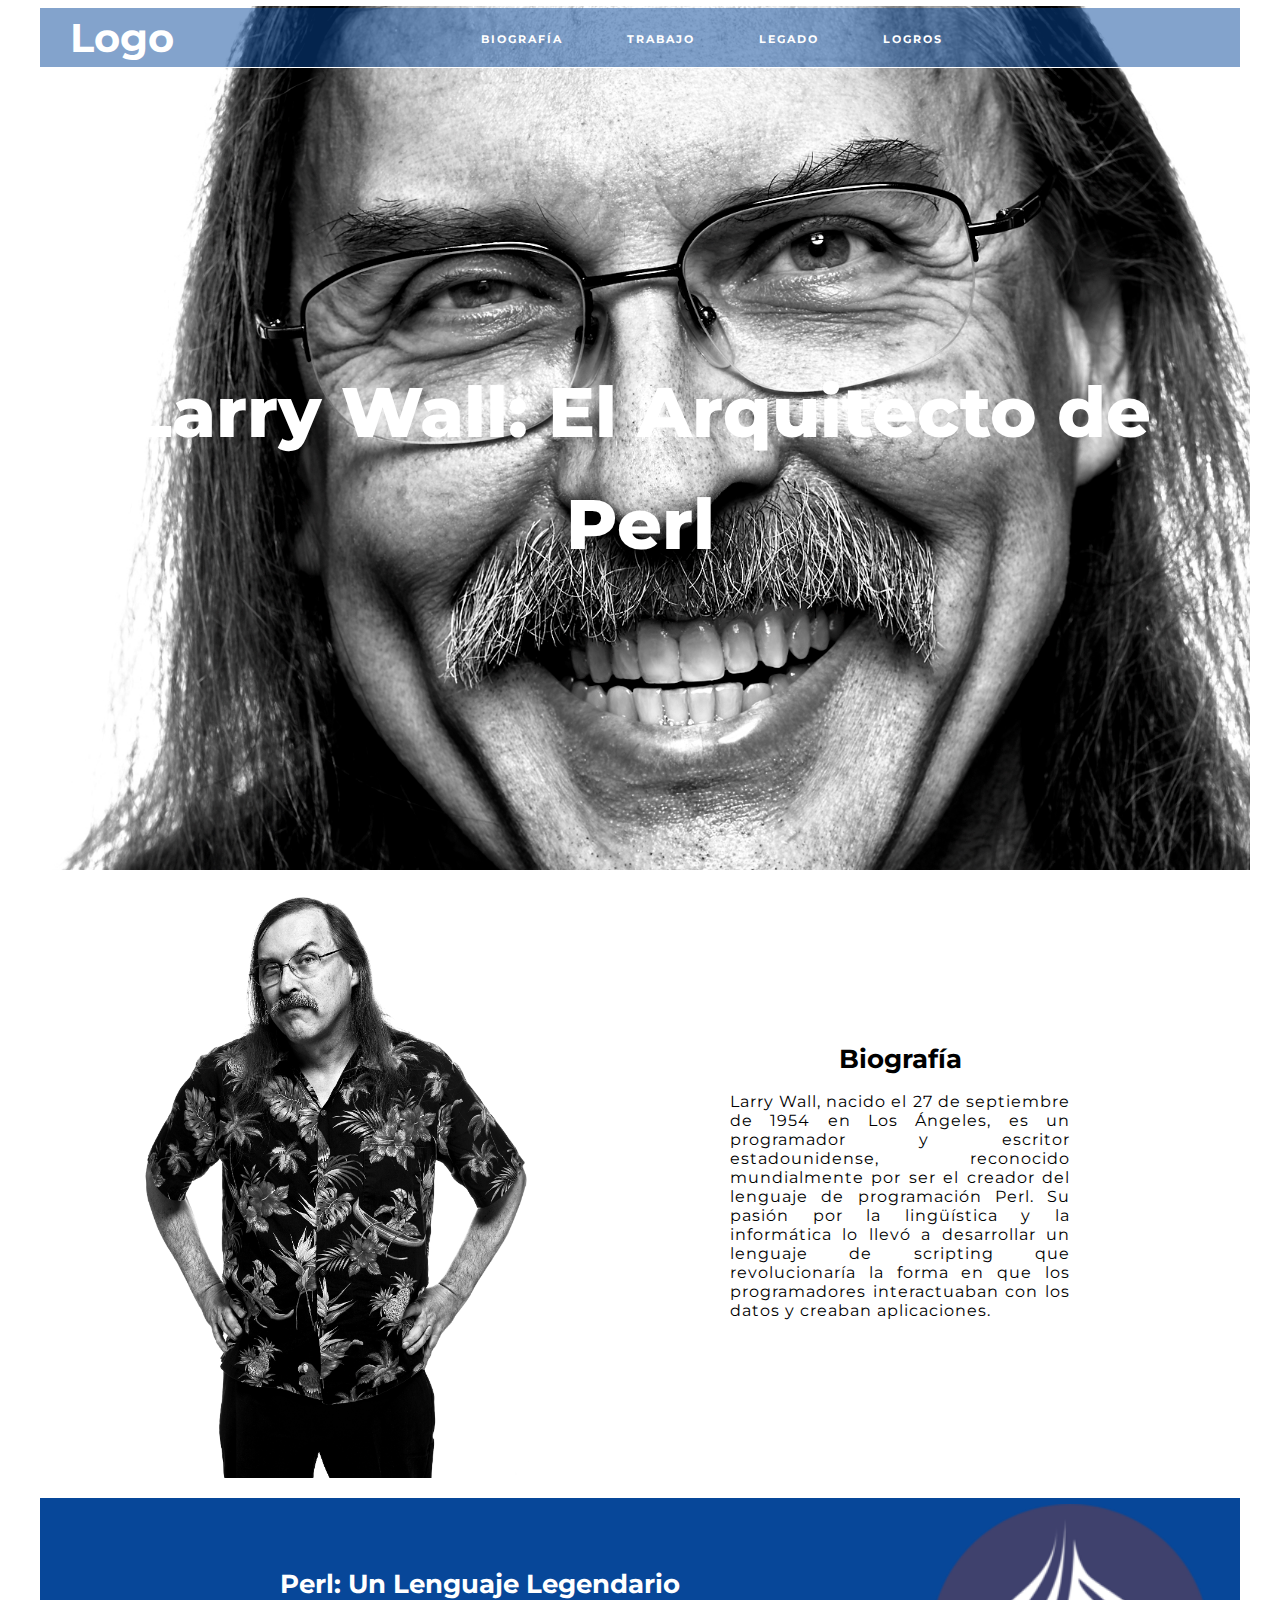
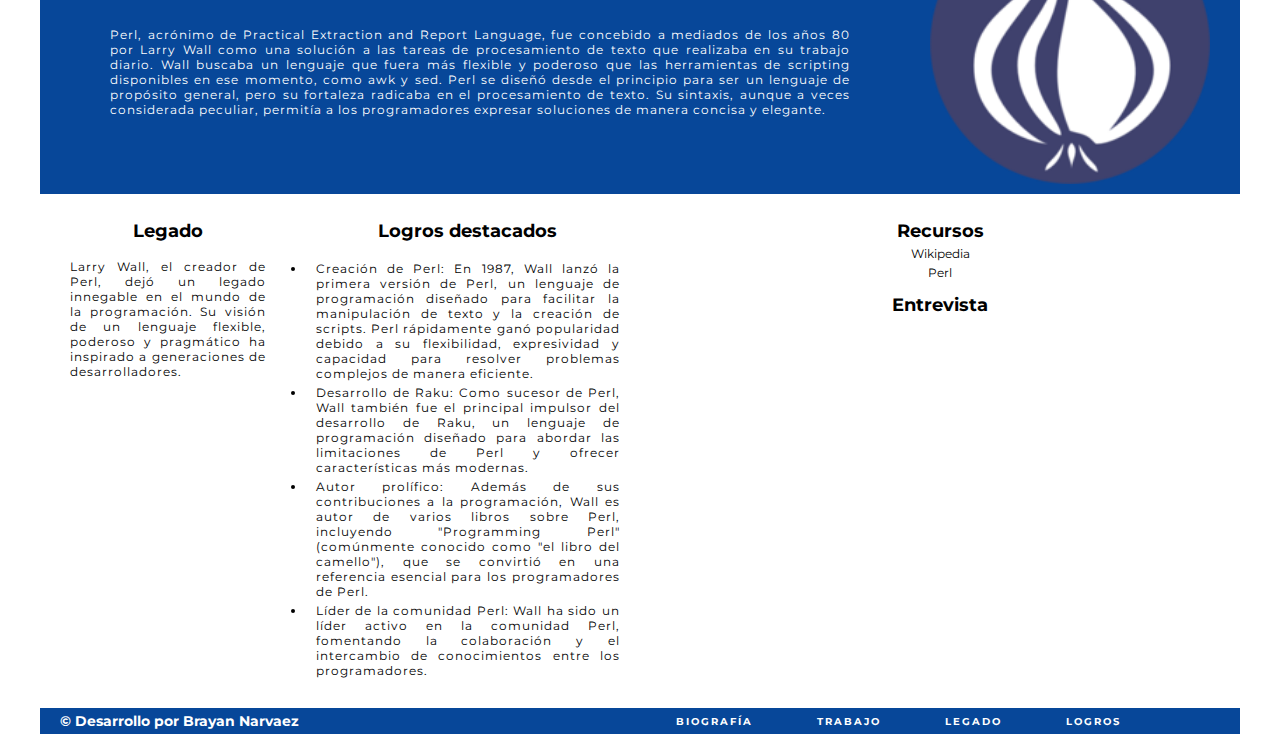
<file: index.html>
<!DOCTYPE html>
<html lang="es">
<head>
    <meta charset="UTF-8">
    <meta name="viewport" content="width=device-width, initial-scale=1.0">
    <link rel="preconnect" href="https://fonts.googleapis.com">
    <link rel="preconnect" href="https://fonts.gstatic.com" crossorigin>
    <link href="https://fonts.googleapis.com/css2?family=Lora:ital,wght@0,400..700;1,400..700&family=Montserrat:ital,wght@0,100..900;1,100..900&display=swap" rel="stylesheet">
    <link rel="stylesheet" href="style.css">
    <title>Homenaje a Larry Wall</title>
</head>
<body>
    <div class="padre">
        <header class="header">
            <div class="menu">
                <div class="logo">
                    <a href="index.html">Logo</a>
                </div>
                <nav class="nav">
                    <a href="#biografia">Biografía</a>
                    <a href="#trabajo">Trabajo</a>
                    <a href="#Leg">Legado</a>
                    <a href="#Log">Logros</a>
                </nav>
                
            </div>
            <div class="texto-principal">
                <h1>Larry Wall: El Arquitecto de Perl</h1>
            </div>
        </header>
        <section class="section">
            <main class="contenido">
                <div class="bio">
                    <img src="img/2.jpg" alt="Larry Wall">
                </div>
                <div class="bio-text" id="biografia">
                    <h2>Biografía</h2>
                    <p>Larry Wall, nacido el 27 de septiembre de 1954 en Los Ángeles, es un programador y escritor estadounidense, reconocido mundialmente por ser el creador del lenguaje de programación Perl. Su pasión por la lingüística y la informática lo llevó a desarrollar un lenguaje de scripting que revolucionaría la forma en que los programadores interactuaban con los datos y creaban aplicaciones.</p>
                </div>
            </main>
            <aside class="contenido-secundario">
                <div class="perl" id="trabajo">
                    <h2>Perl: Un Lenguaje Legendario</h2>
                    <p>Perl, acrónimo de Practical Extraction and Report Language, fue concebido a mediados de los años 80 por Larry Wall como una solución a las tareas de procesamiento de texto que realizaba en su trabajo diario. Wall buscaba un lenguaje que fuera más flexible y poderoso que las herramientas de scripting disponibles en ese momento, como awk y sed. Perl se diseñó desde el principio para ser un lenguaje de propósito general, pero su fortaleza radicaba en el procesamiento de texto. Su sintaxis, aunque a veces considerada peculiar, permitía a los programadores expresar soluciones de manera concisa y elegante.</p>
                </div>
                <div class="perl-img">
                    <img src="img/3.png" alt="Logo Perl">
                </div>
            </aside>
            <aside class="legado">
                <div class="leg" id="Leg">
                    <h2>Legado</h2>
                    <p>Larry Wall, el creador de Perl, dejó un legado innegable en el mundo de la programación. Su visión de un lenguaje flexible, poderoso y pragmático ha inspirado a generaciones de desarrolladores.</p>
                </div>
                <div class="logros" id="Log">
                    <h3>Logros destacados</h3>
                    <ul>
                        <li>Creación de Perl: En 1987, Wall lanzó la primera versión de Perl, un lenguaje de programación diseñado para facilitar la manipulación de texto y la creación de scripts. Perl rápidamente ganó popularidad debido a su flexibilidad, expresividad y capacidad para resolver problemas complejos de manera eficiente.</li>
                        <li>Desarrollo de Raku: Como sucesor de Perl, Wall también fue el principal impulsor del desarrollo de Raku, un lenguaje de programación diseñado para abordar las limitaciones de Perl y ofrecer características más modernas.</li>
                        <li>Autor prolífico: Además de sus contribuciones a la programación, Wall es autor de varios libros sobre Perl, incluyendo "Programming Perl" (comúnmente conocido como "el libro del camello"), que se convirtió en una referencia esencial para los programadores de Perl.</li>
                        <li>Líder de la comunidad Perl: Wall ha sido un líder activo en la comunidad Perl, fomentando la colaboración y el intercambio de conocimientos entre los programadores.</li>
                    </ul>
                </div>
                <div class="mas-informacion">
                    <h2>Recursos</h2>
                    <a href="https://es.wikipedia.org/wiki/Larry_Wall" target="_blank">Wikipedia</a>
                    <a href="https://es.wikipedia.org/wiki/Perl" target="_blank">Perl</a>
                    
                    <h3>Entrevista</h3>
                    <iframe width="560" height="315" src="https://www.youtube.com/embed/aNAtbYSxzuA?si=JWFQnipCxs3laT2o" title="YouTube video player" frameborder="0" allow="accelerometer; autoplay; clipboard-write; encrypted-media; gyroscope; picture-in-picture; web-share" referrerpolicy="strict-origin-when-cross-origin" allowfullscreen></iframe>
                </div>
                
            </aside>
        </section>
        <footer class="footer">
            <div class="copy">
                <h3>&copy; Desarrollo por Brayan Narvaez</h3>
            </div>
            <nav class="pie">
                <a href="#biografia">Biografía</a>
                <a href="#trabajo">Trabajo</a>
                <a href="#Leg">Legado</a>
                <a href="#Log">Logros</a>
            </nav>
        </footer>
    </div>
</body>
</html>
</file>
<file: style.css>
* {
    margin:0px;
    padding: 2px 10px 2px 10px;
    box-sizing: border-box;
}

body{
    font-family: "Montserrat", serif;
}

a{
    text-decoration: none;
}

.padre {
    display: flex;
    flex-flow: column nowrap;
}

    .header{ 
        background: url(img/9.jpg);
        background-position: center;
        background-attachment: contain;
        background-size: cover;
        display: flex;
        flex-flow: column nowrap;
    }

        .menu{
            background:rgb(7, 71, 153,.5);
            display: flex;
            flex-flow: row nowrap;
            height: 60px;
            align-items: center;
            border-bottom: 1px solid #fff;
        }
            .logo{
                flex: 1 1 auto;
            }
                .logo a{
                    color: #fff;
                    font-size: 40px;
                    font-weight: bold;
                }
                .logo a:hover{
                    color: #343434;
                }

            .nav{
                flex: 1 1 auto;
                justify-content: right;
            }
                .nav a{
                    color: #fff;
                    font-size: 11px;
                    text-transform:uppercase;
                    padding: 0 30px;
                    letter-spacing: 2px;
                    font-weight: bold;
                }
                .nav a:hover{
                    color: #edb610;
                }
                .nav span{
                    align-items: center;
                    justify-content: center;
                }
        
        .texto-principal{
            /*background-color: #F3C623;*/
            height: 800px;
            display: flex;
            justify-content: center;
            align-items: center;
        }
            h1{
                font-size: 70px;
                color: #ffffff;
                font-weight: 800;
                text-align: center;
                line-height: 1.6;
            }

    .section{
        display: flex;
        flex-flow: column nowrap;
    }
        .contenido{
            display: flex;
            flex-flow: row nowrap;
        }
            .bio{
                flex: 4 1 auto;
            }
                .bio img{
                    width: 500px;
                    border-radius: 40px;
                }
            .bio-text{
                padding: 150px;
                flex: 1 1 auto;
                display: flex;
                flex-flow: column;
                align-items: center;
                justify-content: center;
            }
                .bio-text h2{
                    text-align: center;
                    font-size: 26px;
                }
                .bio-text p{
                    font-size: 16px;
                    padding: 0 10px;
                    letter-spacing: 1px;
                    margin-top: 15px;
                    text-align: justify;
                }

        .contenido-secundario{
            background-color:#074799;
            color: #fff;
            margin-top: 10px;
            display: flex;
            flex-flow: row nowrap;
            align-items: center;
        }
            .perl{
                
                flex: 1 1 auto;
            }
                .perl h2{
                    text-align: center;
                    font-size: 26px;
                }
                .perl p{
                    font-size: 12px;
                    padding: 10px 50px;
                    letter-spacing: 1px;
                    margin-top: 15px;
                    text-align: justify;
                }
            .perl-img{
                flex: 4 1 auto;
            }
                .perl-img img{
                    width: 300px;
                }
        .legado{
            margin-top: 20px;
            margin-bottom: 20px;
            display: flex;
            flex-flow: row nowrap;
        }
            .leg{
                flex: 1 1 auto;
                display: flex;
                flex-flow: column;
                align-items: center;
            }
                .leg h2{
                    text-align: center;
                    font-size: 18px;
                }
                .leg p{
                    font-size: 12px;
                    padding: 0 10px;
                    letter-spacing: 1px;
                    margin-top: 15px;
                    text-align: justify;
                }

            .logros{
                
                flex: 1 1 auto;
            }
                .logros h3{
                    text-align: center;
                    font-size: 18px;
                }
                .logros ul{
                    font-size: 12px;
                    padding: 0 10px;
                    letter-spacing: 1px;
                    margin-top: 15px;
                    text-align: justify;
                }

            .mas-informacion{
                flex: 1 1 auto;
                display: flex;
                flex-flow: column;
                align-items: center;
            }
                .mas-informacion h2{
                    text-align: center;
                    font-size: 18px;
                }
                    .mas-informacion a{
                        color:black;
                        font-size: 12px;

                    }
                    .mas-informacion a:hover{
                        color: #b97a7a;
                    }
                
                .mas-informacion h3 {
                    margin-top: 10px;
                    text-align: center;
                    font-size: 18px;
                }
            

    .footer{
        display: flex;
        flex-flow: row nowrap;
        justify-content: center;
    }
        .copy{
            background-color:#074799;
            flex: 4 1 auto;
            color: #fff;
            font-size: 12px;
        }
        .pie{
           background-color:#074799;
            flex: 1 1 auto;
            justify-content: right;
        }
            .pie a{
                color: #fff;
                font-size: 10px;
                text-transform:uppercase;
                padding: 0 30px;
                letter-spacing: 2px;
                font-weight: bold;
            }
            .pie a:hover{
                color: #edb610;
            }
</file>
